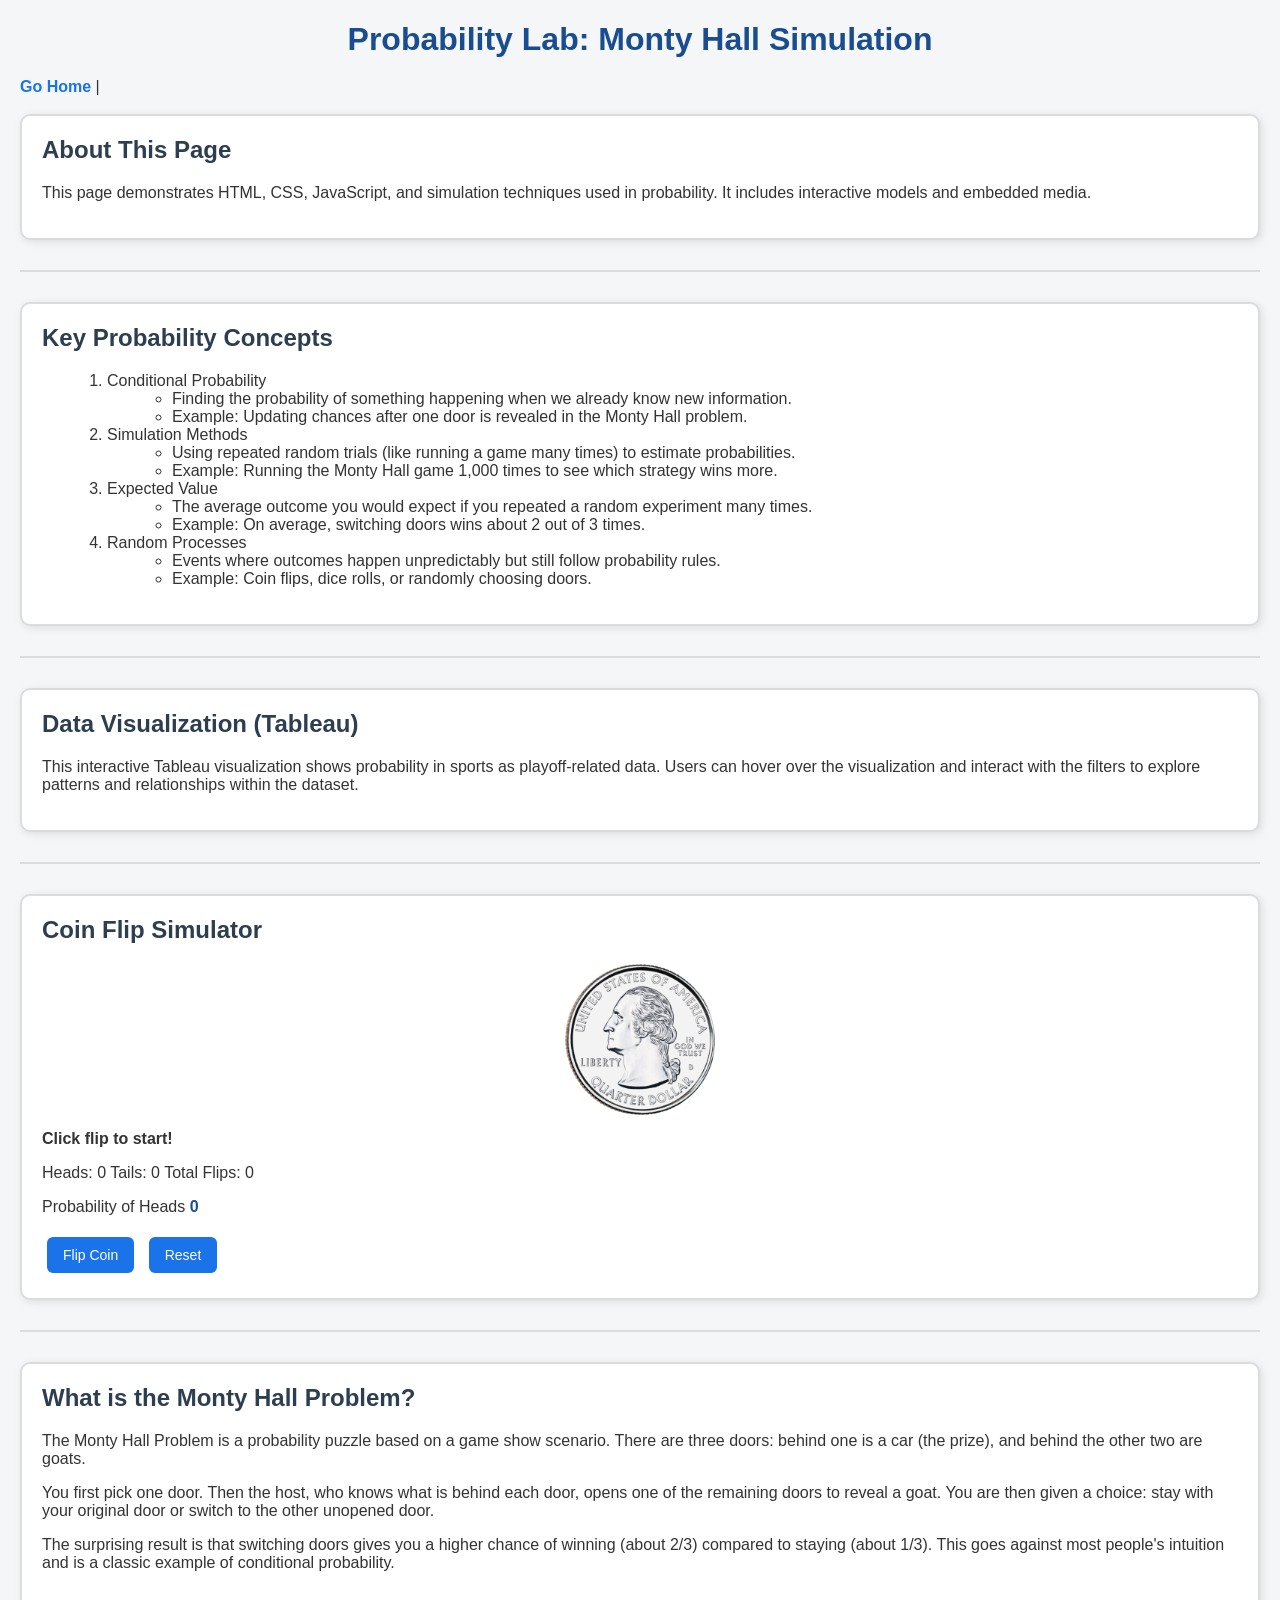
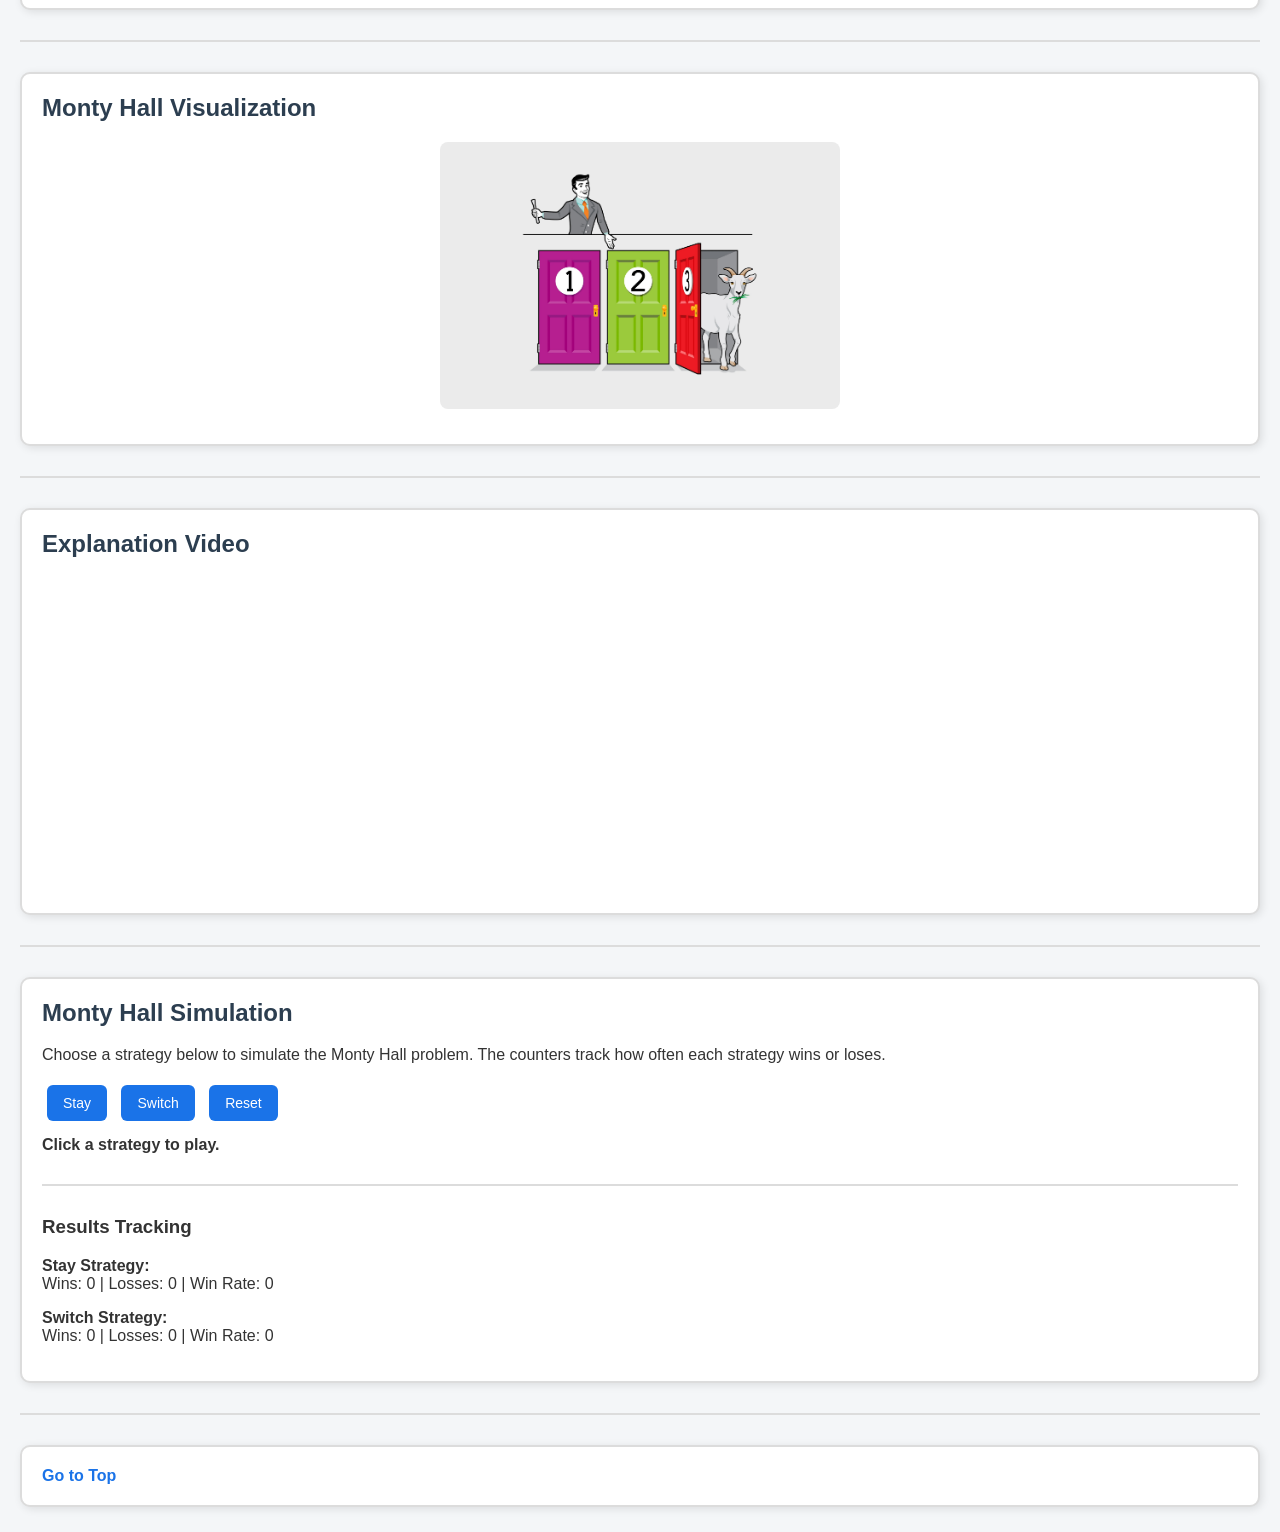
<file: fromScratch.html>
<!DOCTYPE html>
<html lang="en">
<head>
    <meta charset="UTF-8">
    <meta name="viewport" content="width=device-width, initial-scale=1.0">
    <title>Probability Lab</title>

    <link rel="stylesheet" type="text/css" href="css/myStyles.css">
</head>

<body>

<!-- HEADER -->
<h1 id="top">Probability Lab: Monty Hall Simulation</h1>

<a href="index.html">Go Home</a> |
<!--<a href="about.html">Go to Probability App</a>-->

<br><br>

<!-- INTRO SECTION -->
<div class="section">
    <h2>About This Page</h2>
    <p>
        This page demonstrates HTML, CSS, JavaScript, and simulation techniques
        used in probability. It includes interactive models
        and embedded media.
    </p>
</div>

<hr>

<!-- LIST REQUIREMENT -->
<div class="section">
    <h2>Key Probability Concepts</h2>

    <ol>
        <li>
            Conditional Probability  
            <ul>
                <li>Finding the probability of something happening when we already know new information.</li>
                <li>Example: Updating chances after one door is revealed in the Monty Hall problem.</li>
            </ul>
        </li>

        <li>
            Simulation Methods  
            <ul>
                <li>Using repeated random trials (like running a game many times) to estimate probabilities.</li>
                <li>Example: Running the Monty Hall game 1,000 times to see which strategy wins more.</li>
            </ul>
        </li>

        <li>
            Expected Value  
            <ul>
                <li>The average outcome you would expect if you repeated a random experiment many times.</li>
                <li>Example: On average, switching doors wins about 2 out of 3 times.</li>
            </ul>
        </li>

        <li>
            Random Processes  
            <ul>
                <li>Events where outcomes happen unpredictably but still follow probability rules.</li>
                <li>Example: Coin flips, dice rolls, or randomly choosing doors.</li>
            </ul>
        </li>
    </ol>
</div>

<hr>

<!-- TABLEAU -->
<div class="section">
    <h2>Data Visualization (Tableau)</h2>

    <p>
        This interactive Tableau visualization shows probability in sports as playoff-related data.
        Users can hover over the visualization and interact with the filters
        to explore patterns and relationships within the dataset.
</p>

    <div class="tableauPlaceholder">
        <div class='tableauPlaceholder' id='viz1776493295493' style='position: relative'><noscript><a href='#'><img alt='Playoff ' src='https:&#47;&#47;public.tableau.com&#47;static&#47;images&#47;BT&#47;BT5WXXJBQ&#47;1_rss.png' style='border: none' /></a></noscript><object class='tableauViz'  style='display:none;'><param name='host_url' value='https%3A%2F%2Fpublic.tableau.com%2F' /> <param name='embed_code_version' value='3' /> <param name='path' value='shared&#47;BT5WXXJBQ' /> <param name='toolbar' value='yes' /><param name='static_image' value='https:&#47;&#47;public.tableau.com&#47;static&#47;images&#47;BT&#47;BT5WXXJBQ&#47;1.png' /> <param name='animate_transition' value='yes' /><param name='display_static_image' value='yes' /><param name='display_spinner' value='yes' /><param name='display_overlay' value='yes' /><param name='display_count' value='yes' /><param name='language' value='en-US' /></object></div>                <script type='text/javascript'>                    var divElement = document.getElementById('viz1776493295493');                    var vizElement = divElement.getElementsByTagName('object')[0];                    if ( divElement.offsetWidth > 800 ) { vizElement.style.width='1200px';vizElement.style.height='877px';} else if ( divElement.offsetWidth > 500 ) { vizElement.style.width='1200px';vizElement.style.height='877px';} else { vizElement.style.width='100%';vizElement.style.height='794px';}                     var scriptElement = document.createElement('script');                    scriptElement.src = 'https://public.tableau.com/javascripts/api/viz_v1.js';                    vizElement.parentNode.insertBefore(scriptElement, vizElement);                </script>         
    </div>
</div>

<hr>


<!-- EXTRA MINI TOOL (OPTIONAL BUT HELPS GRADE) -->
<div class="section">
    <h2>Coin Flip Simulator</h2>

    <img id="coinImage" src ="assets/img/heads.png" width="150" alt="Coin Image">

    <p id="coinText">Click flip to start!</p>

    <p>
        Heads: <span id="headsCount">0</span>
        Tails: <span id="tailsCount">0</span>
        Total Flips: <span id =totalCount>0</span>
    </p>

    <p>
        Probability of Heads <span id="probHeads">0</span>
    </p>
    <button onclick="flipCoin()">Flip Coin</button>
    <button onclick="resetCoin()">Reset</button>
</div>

<hr>

<div class="section">
    <h2>What is the Monty Hall Problem?</h2>
    <p>
        The Monty Hall Problem is a probability puzzle based on a game show scenario.
        There are three doors: behind one is a car (the prize), and behind the other two are goats.
    </p>

    <p>
        You first pick one door. Then the host, who knows what is behind each door,
        opens one of the remaining doors to reveal a goat. You are then given a choice:
        stay with your original door or switch to the other unopened door.
    </p>

    <p> The surprising result is that switching doors gives you a higher chance of winning
        (about 2/3) compared to staying (about 1/3). This goes against most people's intuition
        and is a classic example of conditional probability.
    </p>
</div>

<hr>

<!-- IMAGE -->
<div class="section">
    <h2>Monty Hall Visualization</h2>

    <img src="assets/img/monty.jpg" alt="Monty Hall doors" width="400">
</div>

<hr>

<!-- YOUTUBE VIDEO -->
<div class="section">
    <h2>Explanation Video</h2>

    <iframe width="560" height="315"
    src="https://www.youtube.com/embed/4Lb-6rxZxx0"
    title="YouTube video player"
    frameborder="0"
    allowfullscreen>
    </iframe>
</div>

<hr>


<!-- MONTY HALL GAME -->
<div class="section">
    <h2>Monty Hall Simulation</h2>

    <p> Choose a strategy below to simulate the Monty Hall problem.
        The counters track how often each strategy wins or loses.
    </p>

    <button onclick="playStay()">Stay</button>
    <button onclick="playSwitch()">Switch</button>
    <button onclick="resetMonty()">Reset</button>

    <p id="result">Click a strategy to play.</p>

    <hr>

    <h3> Results Tracking</h3>

    <p>
        <strong>Stay Strategy:</strong><br>
        Wins: <span id="stayWins">0</span> |
        Losses: <span id="stayLosses">0</span> |
        Win Rate: <span id="stayRate">0</span>
    </p>

    <p>
        <strong>Switch Strategy:</strong><br>
        Wins: <span id="switchWins">0</span> |
        Losses: <span id="switchLosses">0</span> |
        Win Rate: <span id="switchRate">0</span>
    </p>

</div>

<hr>



<!-- NAVIGATION BACK -->
<div class="section">
    <a href="#top">Go to Top</a>
    <br>
    <!-- <a href="index.html">Back to Home</a> -->
</div>

<!-- JAVASCRIPT -->
<script>
let stayWins = 0;
let stayLosses = 0;

let switchWins = 0;
let switchLosses = 0;

function playStay() {
    let win = Math.random() < 0.33;

    if (win){
        stayWins++;
        document.getElementById("result").innerHTML =
            "You stayed and WON!";
    }
    else {
        stayLosses++;
        document.getElementById("result").innerHTML = 
        "You stayed and lost.";
    }

    updateMontyStats();
    
}

function playSwitch() {
    let win = Math.random() < 0.66;

    if (win) {
        switchWins++;
        document.getElementById("result").innerHTML =
            "You switched and WON!";
    }
    else {
        switchLosses++;
        document.getElementById("result").innerHTML =
            "You switched and lost.";
    }
    
    updateMontyStats();
}

// UPDATE DISPLAY
function updateMontyStats() {

    let stayTotal = stayWins + stayLosses;
    let switchTotal = switchWins + switchLosses;

    let stayRate = 0;
    let switchRate = 0;

    if (stayTotal > 0) {
        stayRate = (stayWins / stayTotal).toFixed(3);
    }

    if (switchTotal > 0) {
        switchRate = (switchWins / switchTotal).toFixed(3);
    }

    document.getElementById("stayWins").innerHTML = stayWins;
    document.getElementById("stayLosses").innerHTML = stayLosses;
    document.getElementById("stayRate").innerHTML = stayRate;

    document.getElementById("switchWins").innerHTML = switchWins;
    document.getElementById("switchLosses").innerHTML = switchLosses;
    document.getElementById("switchRate").innerHTML = switchRate;

}


// RESET FUNCTION
function resetMonty() {

    stayWins = 0;
    stayLosses = 0;

    switchWins = 0;
    switchLosses = 0;

    updateMontyStats();

    document.getElementById("result").innerHTML =
        "Click a strategy to play.";

}

let heads = 0;
let tails = 0;
let total = 0;
function flipCoin() {
    let result = Math.random() < 0.5 ? "Heads" : "Tails";
    total++;
    if (result === "Heads") {
        heads++;
        document.getElementById("coinImage").src = "assets/img/heads.png";
    } else{
        tails++;
        document.getElementById("coinImage").src = "assets/img/tails.png";
    }
    document.getElementById("coinText").innerHTML = "Result " + result;

    document.getElementById("headsCount").innerHTML = heads;
    document.getElementById("tailsCount").innerHTML = tails;
    document.getElementById("totalCount").innerHTML = total;

    let prob = (heads / total).toFixed(3);
    document.getElementById("probHeads").innerHTML = prob;
}

function resetCoin() {
    heads = 0;
    tails = 0;
    total = 0;

    document.getElementById("headsCount").innerHTML = 0;
    document.getElementById("tailsCount").innerHTML = 0;
    document.getElementById("totalCount").innerHTML = 0;
    document.getElementById("probHeads").innerHTML = 0;


    document.getElementById("coinText").innerHTML = "Click flip to start!";
    document.getElementById("coinImage").src = "/assets/img/heads.png";
}

</script>

</body>
</html>
</file>
<file: css/myStyles.css>
/* Page Background */
body {
    background-color: #f4f6f8;
    font-family: Arial, Helvetica, sans-serif;
    color: #333;
    margin: 20px;
}

/* Main Title */
h1 {
    text-align: center;
    color: #1a4d8f;
    margin-bottom: 20px;
}

/* Section Styling */
.section {
    background-color: white;
    border: 2px solid #dcdcdc;
    border-radius: 10px;
    padding: 20px;
    margin-bottom: 25px;

    /* subtle shadow */
    box-shadow: 2px 2px 8px rgba(0,0,0,0.1);
}

/* Section Headers */
h2 {
    color: #2c3e50;
    margin-top: 0;
}

/* Lists */
ol, ul {
    margin-left: 25px;
}

/* Images */
img {
    display: block;
    margin: 15px auto;
    border-radius: 8px;
}

/* Buttons */
button {
    background-color: #1a73e8;
    color: white;
    border: none;
    padding: 10px 16px;
    margin: 5px;
    border-radius: 6px;

    cursor: pointer;

    font-size: 14px;
}

/* Button hover effect */
button:hover {
    background-color: #0f5ec7;
}

/* Counters and Results */
#coinText,
#result {
    font-weight: bold;
    margin-top: 10px;
}

/* Probability Display */
#probHeads {
    font-weight: bold;
    color: #1a4d8f;
}

/* Navigation Links */
a {
    color: #1a73e8;
    text-decoration: none;
    font-weight: bold;
}

/* Hover effect for links */
a:hover {
    text-decoration: underline;
}

/* Divider lines */
hr {
    border: none;
    height: 2px;
    background-color: #dcdcdc;
    margin: 30px 0;
}

/* Center video */
iframe {
    display: block;
    margin: 0 auto;
}

/* Optional: Make page responsive */
@media (max-width: 600px) {

    body {
        margin: 10px;
    }

    .section {
        padding: 15px;
    }

    img {
        width: 100%;
        height: auto;
    }

}
</file>
